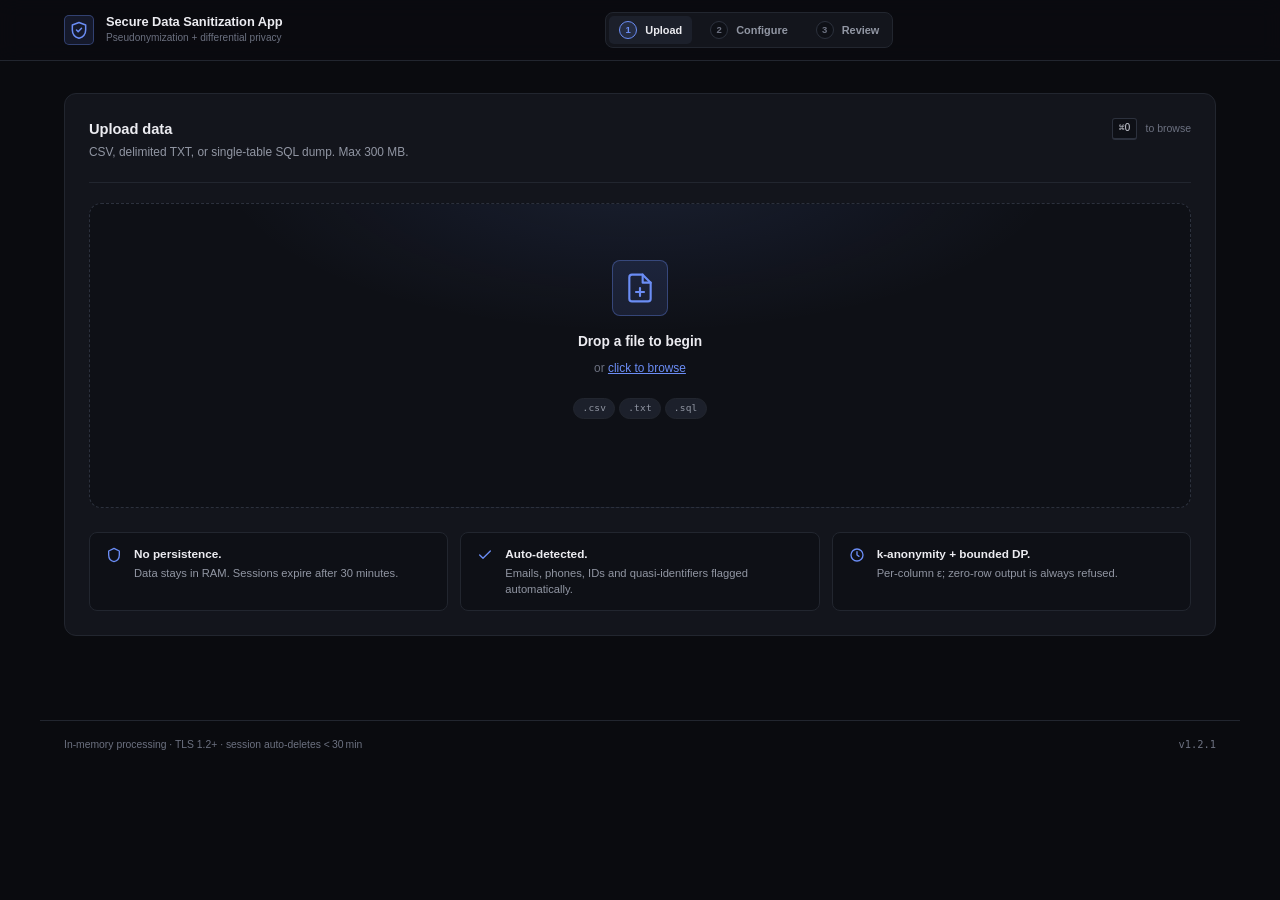
<file: frontend/index.html>
<!DOCTYPE html>
<html lang="en">
<head>
<meta charset="utf-8" />
<meta name="viewport" content="width=device-width,initial-scale=1" />
<meta name="color-scheme" content="dark" />
<title>Secure Data Sanitization App</title>
<link rel="stylesheet" href="style.css" />
</head>
<body>

<header class="app-header">
  <div class="hdr-inner">
    <div class="brand">
      <span class="brand-mark" aria-hidden="true">
        <svg viewBox="0 0 24 24" width="20" height="20" fill="none"
             stroke="currentColor" stroke-width="1.8" stroke-linecap="round"
             stroke-linejoin="round">
          <path d="M12 3 4 6v6c0 4.6 3.2 8.5 8 10 4.8-1.5 8-5.4 8-10V6l-8-3z"/>
          <path d="M9 12l2 2 4-4"/>
        </svg>
      </span>
      <div class="brand-text">
        <div class="brand-name">Secure Data Sanitization App</div>
        <div class="brand-sub">Pseudonymization + differential privacy</div>
      </div>
    </div>

    <nav class="stepper" aria-label="Progress">
      <ol>
        <li data-step="upload" class="step-item active">
          <span class="step-num" aria-hidden="true">1</span>
          <span class="step-label">Upload</span>
        </li>
        <li data-step="configure" class="step-item">
          <span class="step-num" aria-hidden="true">2</span>
          <span class="step-label">Configure</span>
        </li>
        <li data-step="review" class="step-item">
          <span class="step-num" aria-hidden="true">3</span>
          <span class="step-label">Review</span>
        </li>
      </ol>
    </nav>

    <div class="hdr-meta">
      <span id="session-indicator" class="session-indicator hidden" aria-live="polite">
        <span class="pulse" aria-hidden="true"></span>
        <span class="sess-label">Session</span>
        <span id="session-timer" class="sess-timer" aria-label="Time remaining">–:–</span>
      </span>
    </div>
  </div>
</header>

<main>

  <!-- STEP 1: UPLOAD -->
  <section id="step-upload" class="step card active">
    <header class="card-head">
      <div>
        <h2>Upload data</h2>
        <p class="card-sub">CSV, delimited TXT, or single-table SQL dump. Max 300&nbsp;MB.</p>
      </div>
      <div class="card-head-meta">
        <span class="kbd">⌘O</span>
        <span class="muted">to browse</span>
      </div>
    </header>

    <div id="dropzone" class="dropzone" tabindex="0" role="button"
         aria-label="Drop a CSV, TXT, or SQL file here, or click to browse">
      <div class="dropzone-inner">
        <div class="dropzone-icon" aria-hidden="true">
          <svg viewBox="0 0 24 24" width="32" height="32" fill="none"
               stroke="currentColor" stroke-width="1.6"
               stroke-linecap="round" stroke-linejoin="round">
            <path d="M14 2H6a2 2 0 0 0-2 2v16a2 2 0 0 0 2 2h12a2 2 0 0 0 2-2V8z"/>
            <polyline points="14 2 14 8 20 8"/>
            <line x1="12" y1="18" x2="12" y2="12"/>
            <line x1="9" y1="15" x2="15" y2="15"/>
          </svg>
        </div>
        <div class="dropzone-primary">Drop a file to begin</div>
        <div class="dropzone-secondary">
          or <span class="link">click to browse</span>
        </div>
        <div class="format-pills" aria-hidden="true">
          <span class="pill">.csv</span>
          <span class="pill">.txt</span>
          <span class="pill">.sql</span>
        </div>
        <div class="dropzone-file" id="dropzone-file"></div>
        <div class="dropzone-progress hidden" id="dropzone-progress" aria-hidden="true">
          <div class="dropzone-progress-bar"><span id="dropzone-progress-fill"></span></div>
          <div class="dropzone-progress-meta" id="dropzone-progress-meta"></div>
        </div>
      </div>
      <input type="file" id="file-input"
             accept=".csv,.txt,.sql,text/csv,text/plain,application/sql" hidden />
    </div>

    <ul class="upload-assurances">
      <li>
        <svg viewBox="0 0 24 24" width="16" height="16" fill="none"
             stroke="currentColor" stroke-width="2" stroke-linecap="round"
             stroke-linejoin="round" aria-hidden="true">
          <path d="M12 2 4 6v6c0 5 3.5 9 8 10 4.5-1 8-5 8-10V6l-8-4z"/>
        </svg>
        <div>
          <strong>No persistence.</strong>
          <span>Data stays in RAM. Sessions expire after 30 minutes.</span>
        </div>
      </li>
      <li>
        <svg viewBox="0 0 24 24" width="16" height="16" fill="none"
             stroke="currentColor" stroke-width="2" stroke-linecap="round"
             stroke-linejoin="round" aria-hidden="true">
          <path d="M20 6 9 17l-5-5"/>
        </svg>
        <div>
          <strong>Auto-detected.</strong>
          <span>Emails, phones, IDs and quasi-identifiers flagged automatically.</span>
        </div>
      </li>
      <li>
        <svg viewBox="0 0 24 24" width="16" height="16" fill="none"
             stroke="currentColor" stroke-width="2" stroke-linecap="round"
             stroke-linejoin="round" aria-hidden="true">
          <circle cx="12" cy="12" r="9"/>
          <path d="M12 7v5l3 2"/>
        </svg>
        <div>
          <strong>k-anonymity + bounded DP.</strong>
          <span>Per-column ε; zero-row output is always refused.</span>
        </div>
      </li>
    </ul>
  </section>

  <!-- STEP 2: CONFIGURE -->
  <section id="step-configure" class="step card">
    <header class="card-head">
      <div>
        <h2>Configure per-column policy</h2>
        <p class="card-sub" id="summary"></p>
      </div>
      <button id="reset-config" class="btn btn-quiet" type="button" title="Reset to auto-detected defaults">
        <svg viewBox="0 0 24 24" width="14" height="14" fill="none"
             stroke="currentColor" stroke-width="2"
             stroke-linecap="round" stroke-linejoin="round" aria-hidden="true">
          <path d="M3 12a9 9 0 0 1 9-9 9 9 0 0 1 9 9 9 9 0 0 1-9 9 9 9 0 0 1-9-9z"/>
          <path d="M3 12H1"/><path d="M23 12h-2"/>
          <path d="M3 3l3 3"/><path d="M18 18l3 3"/>
        </svg>
        Reset
      </button>
    </header>

    <section class="preview-panel" id="preview-panel" aria-label="Sample preview">
      <header class="preview-head">
        <div class="preview-tabs" role="tablist">
          <button type="button" class="preview-tab active"
                  data-mode="original" role="tab" aria-selected="true">
            Original sample
          </button>
          <button type="button" class="preview-tab"
                  data-mode="sanitized" role="tab" aria-selected="false">
            Preview output
            <span class="help" tabindex="0"
                  data-tip="Runs your current per-column policy on the first 5 rows so you can see what will be released. Skips k-anonymity (sample is too small for it).">?</span>
          </button>
        </div>
        <div class="preview-meta-wrap">
          <span class="preview-meta muted" id="preview-meta">first 5 rows</span>
          <button type="button" id="preview-collapse" class="btn btn-quiet"
                  aria-expanded="true" title="Collapse preview">−</button>
        </div>
      </header>
      <div class="preview-body" id="preview-body"></div>
    </section>

    <div class="table-toolbar">
      <label class="col-search-wrap">
        <svg viewBox="0 0 24 24" width="14" height="14" fill="none"
             stroke="currentColor" stroke-width="2" stroke-linecap="round"
             stroke-linejoin="round" aria-hidden="true">
          <circle cx="11" cy="11" r="7"/><path d="m20 20-3.5-3.5"/>
        </svg>
        <input type="search" id="col-search" placeholder="Search columns…"
               aria-label="Search columns" autocomplete="off" />
      </label>
      <span class="include-hint muted">
        Uncheck the left column to exclude a field from output.
      </span>
    </div>

    <div class="table-wrap">
      <table id="columns-table">
        <thead>
          <tr>
            <th class="select-col" title="Include column in output">
              <input type="checkbox" id="select-all" class="col-include"
                     checked aria-label="Include all visible columns" />
            </th>
            <th>Column</th>
            <th>Type</th>
            <th>
              PII
              <span class="help" tabindex="0"
                    data-tip="Regex + column-name heuristics. Always shown as a suggestion — confirm before processing.">?</span>
            </th>
            <th>Action</th>
            <th class="center">
              QI
              <span class="help" tabindex="0"
                    data-tip="Quasi-identifier. Columns checked here participate in the k-anonymity check. High-cardinality QIs will be suppressed.">?</span>
            </th>
            <th class="center">
              Sensitive
              <span class="help" tabindex="0"
                    data-tip="Sensitive cleartext attribute for l-diversity. If none are checked, cleartext non-QI columns are measured automatically.">?</span>
            </th>
            <th class="dp-head">
              ε
              <span class="help" tabindex="0"
                    data-tip="Differential privacy budget for Laplace noise. Lower = more privacy, more noise. Typical 0.3–3.">?</span>
            </th>
            <th class="dp-head">
              Bounds
              <span class="help" tabindex="0"
                    data-tip="Declared min/max for the column. Sensitivity = upper − lower. Inputs outside are clamped.">?</span>
            </th>
          </tr>
        </thead>
        <tbody></tbody>
      </table>
    </div>

    <div id="preflight" class="preflight hidden" aria-live="polite"></div>

    <div class="actions-bar">
      <div class="actions-fields">
        <label class="field">
          <span class="field-label">
            k
            <span class="help" tabindex="0"
                  data-tip="k-anonymity target. Each released row belongs to a group of at least k rows with identical QI values. k=5 → prosecutor risk ≤ 0.20.">?</span>
          </span>
          <input type="number" id="k-input" value="5" min="2" max="1000" />
        </label>
        <label class="field">
          <span class="field-label">
            l
            <span class="help" tabindex="0"
                  data-tip="Optional l-diversity target for sensitive cleartext columns. l=1 measures only; l≥2 suppresses homogeneous sensitive groups.">?</span>
          </span>
          <input type="number" id="l-input" value="1" min="1" max="1000" />
        </label>
        <label class="field field-grow">
          <span class="field-label">
            Deterministic key
            <span class="help" tabindex="0"
                  data-tip="Optional. Named key makes hashes/tokens reproducible across sessions on this deployment. Not allowed on DP columns.">?</span>
            <span class="muted">optional</span>
          </span>
          <input type="text" id="det-key" placeholder="e.g. project-alpha-2026" />
        </label>
        <label class="toggle"
               title="Soft cap only. Zero-row output and > 50% suppression are always refused.">
          <input type="checkbox" id="accept-weaker" />
          <span class="toggle-label">Allow&nbsp;&gt;10%&nbsp;row&nbsp;suppression</span>
        </label>
      </div>
      <button id="process-btn" class="btn btn-primary">
        <span class="btn-icon" aria-hidden="true">
          <svg viewBox="0 0 24 24" width="16" height="16" fill="none"
               stroke="currentColor" stroke-width="2.4"
               stroke-linecap="round" stroke-linejoin="round">
            <polyline points="20 6 9 17 4 12"/>
          </svg>
        </span>
        <span class="btn-label">Process</span>
        <span class="btn-spinner" aria-hidden="true"></span>
      </button>
    </div>
  </section>

  <!-- STEP 3: REVIEW -->
  <section id="step-review" class="step card">
    <header class="card-head">
      <div>
        <h2>Result</h2>
        <p class="card-sub">Sanitized output and machine-readable privacy report are ready.</p>
      </div>
      <div class="review-head-meta">
        <span class="success-pill">
          <svg viewBox="0 0 24 24" width="14" height="14" fill="none"
               stroke="currentColor" stroke-width="2.4"
               stroke-linecap="round" stroke-linejoin="round" aria-hidden="true">
            <polyline points="20 6 9 17 4 12"/>
          </svg>
          Processed
        </span>
        <button id="review-restart" class="btn btn-quiet" type="button"
                title="Start a new session">
          ↻ Restart
        </button>
      </div>
    </header>

    <div id="stats" class="stat-grid"></div>

    <div id="warnings" class="warnings hidden" role="alert" aria-live="assertive"></div>

    <div id="claim-box" class="claim" aria-live="polite">
      <div class="claim-icon" aria-hidden="true">
        <svg viewBox="0 0 24 24" width="16" height="16" fill="none"
             stroke="currentColor" stroke-width="2" stroke-linecap="round"
             stroke-linejoin="round">
          <path d="M12 2 4 6v6c0 5 3.5 9 8 10 4.5-1 8-5 8-10V6l-8-4z"/>
        </svg>
      </div>
      <div class="claim-text"></div>
    </div>

    <div class="download-row">
      <a id="dl-csv" class="btn btn-primary" href="#" download>
        <span class="btn-icon" aria-hidden="true">
          <svg viewBox="0 0 24 24" width="14" height="14" fill="none"
               stroke="currentColor" stroke-width="2"
               stroke-linecap="round" stroke-linejoin="round">
            <path d="M21 15v4a2 2 0 0 1-2 2H5a2 2 0 0 1-2-2v-4"/>
            <polyline points="7 10 12 15 17 10"/>
            <line x1="12" y1="15" x2="12" y2="3"/>
          </svg>
        </span>
        Sanitized CSV
      </a>
      <a id="dl-json" class="btn btn-ghost" href="#" download>Report&nbsp;·&nbsp;JSON</a>
      <a id="dl-md" class="btn btn-ghost" href="#" download>Report&nbsp;·&nbsp;Markdown</a>
    </div>

    <details class="raw-report">
      <summary>Inspect full report JSON</summary>
      <pre id="report-raw"></pre>
    </details>

    <section class="next-card" aria-label="What's next">
      <div class="next-card-info">
        <div class="next-card-title">Done with this file?</div>
        <div class="next-card-sub">
          Your current session will be zeroized on start. Files already downloaded are yours to keep.
        </div>
      </div>
      <button id="new-session" class="btn btn-primary" type="button">
        <span class="btn-icon" aria-hidden="true">
          <svg viewBox="0 0 24 24" width="16" height="16" fill="none"
               stroke="currentColor" stroke-width="2.2"
               stroke-linecap="round" stroke-linejoin="round">
            <path d="M12 5v14"/>
            <path d="M5 12h14"/>
          </svg>
        </span>
        Sanitize another file
      </button>
    </section>
  </section>

</main>

<footer class="app-footer">
  <span class="muted">
    In-memory processing · TLS 1.2+ · session auto-deletes &lt;&thinsp;30&thinsp;min
  </span>
  <span class="muted mono">v1.2.1</span>
</footer>

<div id="tooltip" class="tip-pop" role="tooltip" aria-hidden="true"></div>
<div id="error" class="toast hidden" role="alert" aria-live="assertive"></div>

<script src="app.js"></script>
</body>
</html>
</file>
<file: frontend/style.css>
/* ============================================================
   Secure Data Sanitization App · design system
   Target tone: Linear / Vercel / Stripe. Information-dense,
   restrained, zero-ornament.
   ============================================================ */

:root {
  /* surface palette — neutral dark, no blueish cast */
  --bg:         #0a0b0f;
  --bg-2:       #0e1016;
  --panel:      #13151c;
  --panel-2:    #171a22;
  --panel-3:    #1c202b;
  --border:     #22262f;
  --border-2:   #2c313d;

  /* ink */
  --text:       #ececf1;
  --text-2:     #c4c6cf;
  --text-3:     #9196a3;
  --muted:      #6c7180;

  /* brand: muted steel-blue, professional */
  --accent:         #6b8df5;
  --accent-hover:   #7f9df7;
  --accent-weak:    rgba(107, 141, 245, 0.12);
  --accent-weak-2:  rgba(107, 141, 245, 0.20);
  --accent-line:    rgba(107, 141, 245, 0.35);

  /* semantic */
  --success:      #4ac48c;
  --success-weak: rgba(74, 196, 140, 0.12);
  --warn:         #dfa250;
  --warn-weak:    rgba(223, 162, 80, 0.14);
  --danger:       #ef6a6a;
  --danger-weak:  rgba(239, 106, 106, 0.14);

  /* spacing (4px base) */
  --s-1: 4px;
  --s-2: 8px;
  --s-3: 12px;
  --s-4: 16px;
  --s-5: 20px;
  --s-6: 24px;
  --s-8: 32px;
  --s-10: 40px;

  /* radius */
  --r-1: 3px;
  --r-2: 5px;
  --r-3: 8px;
  --r-4: 12px;

  /* typography */
  --font-sans: ui-sans-serif, -apple-system, BlinkMacSystemFont, "SF Pro Text",
               "Inter", "Segoe UI", Roboto, "Helvetica Neue", Arial, sans-serif;
  --font-mono: ui-monospace, "SF Mono", "JetBrains Mono", "Menlo",
               "Consolas", monospace;

  /* effects */
  --ring: 0 0 0 3px var(--accent-weak-2);
  --transition: 140ms cubic-bezier(.2,.7,.3,1);
  --shadow-pop: 0 10px 30px -12px rgba(0, 0, 0, 0.55),
                0 4px 12px -6px rgba(0, 0, 0, 0.4);
}

* { box-sizing: border-box; }

html, body {
  margin: 0;
  background: var(--bg);
  color: var(--text);
  font-family: var(--font-sans);
  font-size: 14px;
  line-height: 1.5;
  min-height: 100vh;
  font-feature-settings: "ss01", "cv11";
  -webkit-font-smoothing: antialiased;
  text-rendering: optimizeLegibility;
}
h1, h2, h3 { margin: 0; font-weight: 620; letter-spacing: -0.005em; }
h2 { font-size: 1.05rem; }
a  { color: var(--accent); text-decoration: none; }
a:hover { color: var(--accent-hover); }

.mono { font-family: var(--font-mono); font-feature-settings: "tnum" 1; }
.muted { color: var(--muted); }
.hidden { display: none !important; }

/* ====================================================
   HEADER
   ==================================================== */

.app-header {
  position: sticky; top: 0; z-index: 20;
  background: rgba(10, 11, 15, 0.8);
  border-bottom: 1px solid var(--border);
  backdrop-filter: saturate(140%) blur(10px);
  -webkit-backdrop-filter: saturate(140%) blur(10px);
}
.hdr-inner {
  max-width: 1200px;
  margin: 0 auto;
  padding: var(--s-3) var(--s-6);
  display: grid;
  grid-template-columns: auto 1fr auto;
  align-items: center;
  gap: var(--s-6);
}
.brand { display: flex; align-items: center; gap: var(--s-3); }
.brand-mark {
  width: 30px; height: 30px;
  display: grid; place-items: center;
  border-radius: var(--r-2);
  background: var(--accent-weak);
  color: var(--accent);
  border: 1px solid var(--accent-line);
}
.brand-name {
  font-weight: 620;
  font-size: 0.92rem;
  letter-spacing: -0.005em;
  line-height: 1.15;
}
.brand-sub {
  font-size: 0.72rem;
  color: var(--muted);
  margin-top: 1px;
  letter-spacing: 0.002em;
}

/* Stepper — flat tabs with underline indicator */
.stepper {
  justify-self: center;
}
.stepper ol {
  list-style: none; padding: 0; margin: 0;
  display: flex; gap: var(--s-2);
  background: var(--panel);
  padding: 3px;
  border-radius: var(--r-3);
  border: 1px solid var(--border);
}
.step-item {
  display: flex; align-items: center; gap: var(--s-2);
  padding: 5px 10px;
  border-radius: var(--r-2);
  color: var(--text-3);
  font-size: 0.78rem;
  font-weight: 550;
  transition: all var(--transition);
  cursor: default;
  white-space: nowrap;
}
.step-num {
  display: grid; place-items: center;
  width: 18px; height: 18px;
  border-radius: 999px;
  border: 1px solid var(--border-2);
  font-size: 0.68rem; font-weight: 650;
  color: var(--muted);
  background: var(--bg-2);
}
.step-item.active {
  color: var(--text);
  background: var(--panel-3);
}
.step-item.step-clickable { cursor: pointer; }
.step-item.step-clickable:hover {
  color: var(--text);
  background: var(--panel-3);
}
.step-item.step-clickable:focus-visible {
  outline: none;
  box-shadow: var(--ring);
}
.step-item.active .step-num {
  color: var(--accent); border-color: var(--accent);
  background: var(--accent-weak);
}
.step-item.done { color: var(--success); }
.step-item.done .step-num {
  color: var(--success);
  border-color: var(--success);
  background: var(--success-weak);
}

.hdr-meta { display: flex; justify-content: flex-end; align-items: center; }

/* Session indicator */
.session-indicator {
  display: inline-flex; align-items: center; gap: var(--s-2);
  padding: 4px 10px;
  border-radius: 999px;
  background: var(--panel);
  border: 1px solid var(--border);
  font-size: 0.72rem;
  color: var(--text-3);
}
.session-indicator .sess-label {
  text-transform: uppercase;
  font-weight: 600;
  letter-spacing: 0.06em;
}
.session-indicator .sess-timer {
  font-family: var(--font-mono);
  font-feature-settings: "tnum" 1;
  color: var(--text);
  font-weight: 550;
}
.pulse {
  width: 6px; height: 6px; border-radius: 999px;
  background: var(--success);
  box-shadow: 0 0 0 3px var(--success-weak);
  animation: pulse 2.2s ease-out infinite;
}
@keyframes pulse {
  0%   { box-shadow: 0 0 0 0 rgba(74, 196, 140, 0.35); }
  70%  { box-shadow: 0 0 0 5px rgba(74, 196, 140, 0); }
  100% { box-shadow: 0 0 0 0 rgba(74, 196, 140, 0); }
}

/* ====================================================
   MAIN / CARDS
   ==================================================== */

main {
  max-width: 1200px;
  margin: 0 auto;
  padding: var(--s-8) var(--s-6);
}

.card {
  background: var(--panel);
  border: 1px solid var(--border);
  border-radius: var(--r-4);
  padding: var(--s-6);
  margin-bottom: var(--s-5);
  display: none;
}
.card.active { display: block; animation: fadeIn 180ms ease-out; }
@keyframes fadeIn {
  from { opacity: 0; transform: translateY(2px); }
  to   { opacity: 1; transform: translateY(0); }
}

.card-head {
  display: flex; align-items: flex-start; justify-content: space-between;
  gap: var(--s-4);
  padding-bottom: var(--s-5);
  margin-bottom: var(--s-5);
  border-bottom: 1px solid var(--border);
}
.card-head h2 {
  font-size: 1.05rem;
  font-weight: 620;
}
.card-sub {
  margin: 4px 0 0;
  color: var(--text-3);
  font-size: 0.85rem;
}
.card-head-meta {
  display: flex; align-items: center; gap: var(--s-2);
  color: var(--muted);
  font-size: 0.75rem;
}

.card-foot {
  margin-top: var(--s-5);
  padding-top: var(--s-4);
  border-top: 1px solid var(--border);
  display: flex; justify-content: flex-end;
}

.kbd {
  display: inline-grid; place-items: center;
  min-width: 20px;
  padding: 2px 6px;
  border: 1px solid var(--border-2);
  border-bottom-width: 2px;
  border-radius: var(--r-1);
  background: var(--bg-2);
  font-family: var(--font-mono);
  font-size: 0.7rem;
  color: var(--text-2);
}

/* ====================================================
   UPLOAD STEP
   ==================================================== */

.dropzone {
  position: relative;
  border: 1px dashed var(--border-2);
  border-radius: var(--r-4);
  padding: 56px 24px;
  text-align: center;
  cursor: pointer;
  background:
    radial-gradient(600px 240px at 50% -40px, var(--accent-weak), transparent 70%),
    var(--bg-2);
  transition: border-color var(--transition), background var(--transition);
  outline: none;
}
.dropzone:hover, .dropzone:focus-visible {
  border-color: var(--accent);
}
.dropzone.drag-over {
  border-color: var(--accent);
  background:
    radial-gradient(600px 260px at 50% -40px, var(--accent-weak-2), transparent 70%),
    var(--bg-2);
}
.dropzone.uploading { opacity: 0.8; cursor: progress; }
.dropzone.error { border-color: var(--danger); background: var(--danger-weak); }

.dropzone-inner { display: grid; justify-items: center; gap: var(--s-2); }
.dropzone-icon {
  color: var(--accent);
  display: grid; place-items: center;
  width: 56px; height: 56px;
  border-radius: var(--r-3);
  background: var(--accent-weak);
  border: 1px solid var(--accent-line);
  margin-bottom: var(--s-2);
}
.dropzone-primary { font-weight: 600; font-size: 0.98rem; color: var(--text); }
.dropzone-secondary { font-size: 0.85rem; color: var(--muted); }
.dropzone-secondary .link { color: var(--accent); text-decoration: underline; }
.dropzone-file {
  margin-top: var(--s-3);
  min-height: 1.1em;
  font-family: var(--font-mono);
  font-size: 0.8rem;
  color: var(--text-3);
}

.format-pills {
  display: flex; gap: var(--s-1);
  margin-top: var(--s-3);
}
.pill {
  font-family: var(--font-mono);
  font-size: 0.68rem;
  padding: 2px 8px;
  border-radius: 999px;
  background: var(--panel-3);
  color: var(--text-3);
  border: 1px solid var(--border);
  letter-spacing: 0.02em;
}

/* Trust / feature row under the dropzone */
.upload-assurances {
  list-style: none; padding: 0; margin: var(--s-6) 0 0;
  display: grid; gap: var(--s-3);
  grid-template-columns: repeat(auto-fit, minmax(240px, 1fr));
}
.upload-assurances li {
  display: flex; gap: var(--s-3); align-items: flex-start;
  padding: var(--s-3) var(--s-4);
  background: var(--bg-2);
  border: 1px solid var(--border);
  border-radius: var(--r-3);
  font-size: 0.8rem;
  color: var(--text-3);
}
.upload-assurances svg { color: var(--accent); margin-top: 2px; flex-shrink: 0; }
.upload-assurances strong {
  color: var(--text);
  font-weight: 600;
  display: block;
  font-size: 0.84rem;
  margin-bottom: 2px;
}

/* ====================================================
   UPLOAD PROGRESS
   ==================================================== */

.dropzone-progress {
  width: min(380px, 80%);
  margin: var(--s-3) auto 0;
}
.dropzone-progress-bar {
  height: 4px;
  background: var(--panel-3);
  border-radius: 999px;
  overflow: hidden;
}
.dropzone-progress-bar > span {
  display: block; height: 100%;
  background: var(--accent);
  width: 0%;
  transition: width 120ms linear;
}
.dropzone-progress.indeterminate .dropzone-progress-bar > span {
  width: 35%;
  animation: indet 1.1s ease-in-out infinite;
}
@keyframes indet {
  0%   { transform: translateX(-100%); }
  100% { transform: translateX(285%); }
}
.dropzone-progress-meta {
  margin-top: 6px;
  font-family: var(--font-mono);
  font-size: 0.72rem;
  color: var(--text-3);
  text-align: center;
}

/* ====================================================
   SAMPLE PREVIEW PANEL
   ==================================================== */

.preview-panel {
  margin-bottom: var(--s-5);
  border: 1px solid var(--border);
  border-radius: var(--r-3);
  background: var(--bg-2);
  overflow: hidden;
}
.preview-head {
  display: flex; align-items: center; justify-content: space-between;
  gap: var(--s-3);
  padding: var(--s-2) var(--s-3) var(--s-2) var(--s-3);
  border-bottom: 1px solid var(--border);
  background: var(--panel);
}
.preview-tabs {
  display: inline-flex; gap: 2px;
  background: var(--bg-2);
  border: 1px solid var(--border);
  border-radius: var(--r-2);
  padding: 2px;
}
.preview-tab {
  background: transparent;
  color: var(--text-3);
  border: none;
  font: inherit;
  font-size: 0.78rem;
  font-weight: 550;
  padding: 5px 10px;
  border-radius: var(--r-1);
  cursor: pointer;
  display: inline-flex; align-items: center; gap: 4px;
  transition: all var(--transition);
}
.preview-tab:hover { color: var(--text); }
.preview-tab.active {
  color: var(--text);
  background: var(--panel-3);
  box-shadow: inset 0 0 0 1px var(--border-2);
}
.preview-tab .help { margin-left: 2px; }
.preview-meta-wrap {
  display: inline-flex; align-items: center; gap: var(--s-2);
}
.preview-meta {
  font-size: 0.72rem;
  font-family: var(--font-mono);
  font-feature-settings: "tnum" 1;
}
#preview-collapse {
  font-size: 1rem;
  line-height: 1;
  padding: 2px 8px;
  min-width: 24px;
}
.preview-panel.collapsed .preview-body { display: none; }

.preview-body {
  overflow-x: auto;
  max-height: 280px;
  overflow-y: auto;
}
.preview-body.empty {
  padding: var(--s-5);
  text-align: center;
  color: var(--text-3);
  font-size: 0.82rem;
}
.preview-body.loading::before {
  content: "Computing preview…";
  display: block;
  padding: var(--s-5);
  text-align: center;
  color: var(--text-3);
  font-size: 0.82rem;
}
.preview-body.error {
  padding: var(--s-4) var(--s-5);
  color: var(--danger);
  font-size: 0.82rem;
}
.preview-table {
  border-collapse: collapse;
  width: 100%;
  font-size: 0.78rem;
  font-family: var(--font-mono);
  font-feature-settings: "tnum" 1;
  min-width: 600px;
}
.preview-table th,
.preview-table td {
  padding: 6px 10px;
  border-bottom: 1px solid var(--border);
  text-align: left;
  white-space: nowrap;
  vertical-align: middle;
}
.preview-table th {
  position: sticky; top: 0;
  background: var(--panel);
  color: var(--muted);
  font-size: 0.66rem;
  letter-spacing: 0.06em;
  text-transform: uppercase;
  font-weight: 600;
  font-family: var(--font-sans);
}
.preview-table th.pii-high { color: var(--danger); }
.preview-table th.pii-mid  { color: var(--warn); }
.preview-table tbody tr:last-child td { border-bottom: 0; }
.preview-table td.changed {
  background: rgba(107, 141, 245, 0.08);
  color: var(--text);
}
.preview-table td.dropped {
  color: var(--muted);
  font-style: italic;
  text-decoration: line-through;
  text-decoration-color: var(--border-2);
  text-decoration-thickness: 1px;
}
.preview-table td.null { color: var(--muted); font-style: italic; }
.preview-row-num {
  color: var(--muted);
  font-size: 0.7rem;
  padding-right: 2px !important;
  text-align: right;
  width: 1px;
}

/* ====================================================
   TABLE TOOLBAR (search + bulk actions)
   ==================================================== */

.table-toolbar {
  display: flex; align-items: center; gap: var(--s-3);
  margin-bottom: var(--s-3);
  flex-wrap: wrap;
}
.col-search-wrap {
  position: relative;
  display: inline-flex; align-items: center;
  flex: 0 0 240px;
}
.col-search-wrap svg {
  position: absolute; left: 9px;
  color: var(--muted);
  pointer-events: none;
}
.col-search-wrap input {
  width: 100%;
  padding-left: 28px;
}
.col-search-wrap input::-webkit-search-cancel-button {
  -webkit-appearance: none;
  appearance: none;
}
.include-hint {
  font-size: 0.75rem;
  color: var(--muted);
}

th.select-col, td.select-col { width: 28px; padding-left: var(--s-3); padding-right: 0; }
.col-include {
  width: 14px; height: 14px;
  accent-color: var(--accent);
  cursor: pointer;
  margin: 0;
}
tr.row-hidden { display: none; }
tr.row-excluded td {
  opacity: 0.45;
}
tr.row-excluded td.select-col { opacity: 1; }
tr.row-excluded td code {
  text-decoration: line-through;
  text-decoration-color: var(--muted);
}

/* ====================================================
   CONFIGURE STEP — table
   ==================================================== */

.table-wrap {
  border: 1px solid var(--border);
  border-radius: var(--r-3);
  background: var(--bg-2);
  overflow-x: auto;
}
table {
  width: 100%;
  border-collapse: collapse;
  font-size: 0.86rem;
  min-width: 860px;
}
thead th {
  position: sticky; top: 0;
  background: var(--panel);
  color: var(--muted);
  font-weight: 600;
  font-size: 0.7rem;
  letter-spacing: 0.06em;
  text-transform: uppercase;
  padding: var(--s-3) var(--s-4);
  border-bottom: 1px solid var(--border);
  text-align: left;
  white-space: nowrap;
}
thead th.center, td.center { text-align: center; }
tbody td {
  padding: var(--s-3) var(--s-4);
  border-bottom: 1px solid var(--border);
  vertical-align: middle;
}
tbody tr:last-child td { border-bottom: 0; }
tbody tr:hover td { background: rgba(255, 255, 255, 0.015); }
tbody td code {
  font-family: var(--font-mono);
  font-size: 0.82rem;
  color: var(--text);
  background: var(--panel-3);
  padding: 2px 6px;
  border-radius: var(--r-1);
  border: 1px solid var(--border);
}
td .sub {
  font-size: 0.72rem;
  color: var(--muted);
  margin-top: 2px;
  font-family: var(--font-mono);
  font-feature-settings: "tnum" 1;
}

/* PII badges — severity-coloured */
.pii-badge {
  display: inline-block;
  font-weight: 600; font-size: 0.7rem;
  padding: 2px 8px;
  border-radius: 999px;
  border: 1px solid transparent;
  letter-spacing: 0.01em;
}
.pii-badge.high { color: var(--danger); background: var(--danger-weak); border-color: rgba(239,106,106,0.35); }
.pii-badge.mid  { color: var(--warn); background: var(--warn-weak); border-color: rgba(223,162,80,0.35); }
.pii-badge.low  { color: var(--text-3); background: var(--panel-3); border-color: var(--border); }

/* DP cells — dim until the row's action is dp_laplace */
tr:not(.dp-on) .dp-cell * {
  opacity: 0.35;
  pointer-events: none;
}
tr:not(.dp-on) .dp-head * { opacity: 1; }

/* ====================================================
   INPUTS
   ==================================================== */

input[type="number"],
input[type="text"],
select {
  background: var(--bg-2);
  color: var(--text);
  border: 1px solid var(--border);
  padding: 6px 9px;
  border-radius: var(--r-2);
  font: inherit;
  font-size: 0.85rem;
  transition: border-color var(--transition), box-shadow var(--transition);
  font-feature-settings: "tnum" 1;
}
input[type="number"] { font-family: var(--font-mono); }
input:focus-visible, select:focus-visible, button:focus-visible,
.dropzone:focus-visible {
  outline: none;
  border-color: var(--accent);
  box-shadow: var(--ring);
}
select { cursor: pointer; padding-right: 20px; }
input[type="number"].small { width: 4.5rem; }
input[type="number"].bound { width: 5.5rem; }

/* QI — pill toggle (accessible custom checkbox) */
input[type="checkbox"].qi {
  appearance: none; -webkit-appearance: none;
  width: 28px; height: 16px;
  border-radius: 999px;
  background: var(--panel-3);
  border: 1px solid var(--border-2);
  position: relative;
  cursor: pointer;
  transition: all var(--transition);
  vertical-align: middle;
}
input[type="checkbox"].qi::after {
  content: "";
  position: absolute; top: 1px; left: 1px;
  width: 12px; height: 12px;
  border-radius: 50%;
  background: var(--muted);
  transition: all var(--transition);
}
input[type="checkbox"].qi:checked {
  background: var(--accent-weak-2); border-color: var(--accent);
}
input[type="checkbox"].qi:checked::after {
  background: var(--accent);
  transform: translateX(12px);
}

/* ====================================================
   ACTIONS BAR (sticky at bottom of configure card)
   ==================================================== */

.actions-bar {
  position: sticky; bottom: var(--s-4);
  margin-top: var(--s-5);
  padding: var(--s-4);
  background: var(--panel-2);
  border: 1px solid var(--border);
  border-radius: var(--r-3);
  display: flex; align-items: flex-end; gap: var(--s-4);
  flex-wrap: wrap;
  box-shadow: var(--shadow-pop);
}
.actions-fields {
  display: flex; gap: var(--s-4); flex: 1;
  flex-wrap: wrap; align-items: flex-end;
}
.field { display: flex; flex-direction: column; gap: 4px; }
.field-label {
  font-size: 0.7rem;
  color: var(--muted);
  font-weight: 600;
  text-transform: uppercase;
  letter-spacing: 0.06em;
  display: inline-flex; align-items: center; gap: 6px;
}
.field-label .muted { text-transform: none; letter-spacing: 0; font-weight: 400; }
.field-grow { flex: 1; min-width: 220px; }
.toggle {
  display: inline-flex; align-items: center; gap: 8px;
  padding: 7px 0;
  font-size: 0.8rem; color: var(--text-2);
  cursor: pointer; user-select: none;
}
.toggle input { accent-color: var(--accent); width: 14px; height: 14px; }
.toggle-label { white-space: nowrap; }

/* ====================================================
   BUTTONS
   ==================================================== */

.btn {
  display: inline-flex; align-items: center; gap: 8px;
  padding: 8px 14px;
  border-radius: var(--r-2);
  border: 1px solid transparent;
  font: inherit;
  font-size: 0.85rem;
  font-weight: 600;
  cursor: pointer;
  transition: all var(--transition);
  text-decoration: none;
  line-height: 1;
  white-space: nowrap;
}
.btn:focus-visible { box-shadow: var(--ring); }
.btn-icon { display: inline-flex; }

.btn-primary {
  background: var(--accent);
  color: #0a0b0f;
  border-color: var(--accent);
}
.btn-primary:hover { background: var(--accent-hover); border-color: var(--accent-hover); }
.btn-primary:disabled {
  opacity: 0.45;
  cursor: not-allowed;
  background: var(--accent);
}

.btn-ghost {
  background: transparent;
  color: var(--text);
  border-color: var(--border-2);
}
.btn-ghost:hover { background: var(--panel-3); border-color: var(--accent); }

.btn-quiet {
  background: transparent;
  color: var(--text-3);
  border-color: transparent;
  padding: 6px 10px;
}
.btn-quiet:hover { color: var(--text); background: var(--panel-3); }

/* spinner inside primary button */
.btn-spinner {
  display: none;
  width: 12px; height: 12px;
  border: 2px solid currentColor;
  border-top-color: transparent;
  border-radius: 50%;
  animation: spin 0.7s linear infinite;
  margin-left: 4px;
}
.btn.loading .btn-spinner { display: inline-block; }
.btn.loading .btn-icon { display: none; }
.btn.loading { pointer-events: none; }
@keyframes spin { to { transform: rotate(360deg); } }

/* ====================================================
   PREFLIGHT
   ==================================================== */

.preflight {
  margin-top: var(--s-4);
  padding: var(--s-4) var(--s-5);
  border: 1px solid var(--border);
  border-left: 3px solid var(--border-2);
  background: var(--bg-2);
  border-radius: var(--r-3);
  transition: all var(--transition);
}
.preflight.good {
  border-left-color: var(--success);
  background: linear-gradient(to right, var(--success-weak), transparent 40%);
}
.preflight.warn {
  border-left-color: var(--warn);
  background: linear-gradient(to right, var(--warn-weak), transparent 40%);
}
.preflight.bad {
  border-left-color: var(--danger);
  background: linear-gradient(to right, var(--danger-weak), transparent 40%);
}
.preflight.flash {
  animation: preflight-flash 1.2s ease-out;
}
@keyframes preflight-flash {
  0%   { box-shadow: 0 0 0 0 rgba(239, 106, 106, 0.55); }
  40%  { box-shadow: 0 0 0 6px rgba(239, 106, 106, 0.25); }
  100% { box-shadow: 0 0 0 0 rgba(239, 106, 106, 0); }
}

.toggle.flash {
  animation: toggle-flash 1.4s ease-out;
  border-radius: var(--r-2);
}
@keyframes toggle-flash {
  0%   { box-shadow: 0 0 0 0 rgba(223, 162, 80, 0.70); background: var(--warn-weak); }
  50%  { box-shadow: 0 0 0 8px rgba(223, 162, 80, 0.15); background: var(--warn-weak); }
  100% { box-shadow: 0 0 0 0 rgba(223, 162, 80, 0); background: transparent; }
}
.preflight-title { font-weight: 620; font-size: 0.92rem; margin-bottom: 2px; }
.preflight .meta {
  font-size: 0.78rem;
  color: var(--muted);
  font-family: var(--font-mono);
  font-feature-settings: "tnum" 1;
}
.preflight-list {
  margin: var(--s-3) 0 0;
  padding-left: 18px;
  font-size: 0.84rem;
  color: var(--text-2);
}
.preflight-list li + li { margin-top: 4px; }
.preflight-actions {
  display: flex; flex-wrap: wrap; gap: 8px;
  margin-top: var(--s-4);
  padding-top: var(--s-3);
  border-top: 1px dashed var(--border-2);
}
.preflight.bad .preflight-actions { border-top-color: rgba(239, 106, 106, 0.3); }

/* Suppression bar */
.sup-bar {
  position: relative;
  height: 4px;
  background: var(--panel-3);
  border-radius: 999px;
  margin-top: var(--s-3);
  overflow: hidden;
}
.sup-bar > span {
  display: block; height: 100%;
  background: var(--accent);
  transition: width var(--transition);
}
.preflight.warn .sup-bar > span { background: var(--warn); }
.preflight.bad  .sup-bar > span { background: var(--danger); }
.preflight.good .sup-bar > span { background: var(--success); }

/* ====================================================
   REVIEW STEP
   ==================================================== */

.success-pill {
  display: inline-flex; align-items: center; gap: 6px;
  padding: 4px 10px;
  border-radius: 999px;
  background: var(--success-weak);
  color: var(--success);
  border: 1px solid rgba(74, 196, 140, 0.35);
  font-size: 0.72rem;
  font-weight: 620;
  letter-spacing: 0.06em;
  text-transform: uppercase;
}

.review-head-meta {
  display: inline-flex; align-items: center; gap: var(--s-2);
}

/* "What's next" CTA at end of review */
.next-card {
  margin-top: var(--s-6);
  padding: var(--s-5);
  display: flex; align-items: center; justify-content: space-between;
  gap: var(--s-4);
  border: 1px solid var(--accent-line);
  border-radius: var(--r-3);
  background: linear-gradient(180deg, var(--accent-weak), transparent 120%), var(--bg-2);
  flex-wrap: wrap;
}
.next-card-info { flex: 1; min-width: 220px; }
.next-card-title {
  font-weight: 620;
  font-size: 0.95rem;
  color: var(--text);
  margin-bottom: 2px;
}
.next-card-sub {
  font-size: 0.82rem;
  color: var(--text-3);
  line-height: 1.5;
}
.next-card .btn { padding: 10px 18px; font-size: 0.9rem; }

.stat-grid {
  display: grid;
  gap: var(--s-3);
  grid-template-columns: repeat(auto-fit, minmax(180px, 1fr));
  margin-bottom: var(--s-5);
}
.stat {
  position: relative;
  padding: var(--s-4) var(--s-5);
  background: var(--bg-2);
  border: 1px solid var(--border);
  border-radius: var(--r-3);
  overflow: hidden;
}
.stat::before {
  content: "";
  position: absolute; left: 0; top: 0; bottom: 0;
  width: 2px;
  background: var(--border-2);
}
.stat.ok::before   { background: var(--success); }
.stat.warn::before { background: var(--warn); }
.stat.bad::before  { background: var(--danger); }
.stat-label {
  font-size: 0.68rem;
  color: var(--muted);
  text-transform: uppercase;
  letter-spacing: 0.08em;
  margin-bottom: var(--s-2);
  font-weight: 600;
}
.stat-value {
  font-family: var(--font-mono);
  font-feature-settings: "tnum" 1;
  font-size: 1.55rem;
  font-weight: 650;
  color: var(--text);
  letter-spacing: -0.01em;
  line-height: 1.1;
}
.stat-value small {
  font-family: var(--font-sans);
  font-size: 0.75rem; color: var(--text-3);
  font-weight: 500; margin-left: 4px;
  letter-spacing: 0;
}
.stat.ok   .stat-value { color: var(--success); }
.stat.warn .stat-value { color: var(--warn); }
.stat.bad  .stat-value { color: var(--danger); }

.warnings {
  padding: var(--s-3) var(--s-4);
  background: var(--warn-weak);
  border: 1px solid rgba(223, 162, 80, 0.35);
  border-left: 3px solid var(--warn);
  border-radius: var(--r-2);
  margin-bottom: var(--s-5);
  font-size: 0.85rem;
  color: var(--text-2);
  line-height: 1.55;
}
.warnings-title { color: var(--warn); font-weight: 620; margin-bottom: var(--s-2); }
.warnings ul { margin: 0; padding-left: 1.1rem; }
.warnings li { margin-bottom: var(--s-1); }

.claim {
  display: flex; gap: var(--s-3);
  padding: var(--s-4);
  background: var(--bg-2);
  border: 1px solid var(--border);
  border-left: 3px solid var(--accent);
  border-radius: var(--r-2);
  margin-bottom: var(--s-5);
  align-items: flex-start;
  font-size: 0.85rem;
  color: var(--text-2);
  line-height: 1.55;
}
.claim-icon { color: var(--accent); flex-shrink: 0; margin-top: 2px; }
.claim-text strong { color: var(--text); font-weight: 620; }

.download-row {
  display: flex; flex-wrap: wrap; gap: var(--s-2);
  margin-bottom: var(--s-5);
}

.raw-report {
  border: 1px solid var(--border);
  border-radius: var(--r-2);
  background: var(--bg-2);
  font-size: 0.82rem;
  overflow: hidden;
}
.raw-report summary {
  cursor: pointer;
  padding: var(--s-3) var(--s-4);
  color: var(--text-3);
  list-style: none;
}
.raw-report summary::marker { content: ""; }
.raw-report summary::before {
  content: "▸";
  display: inline-block;
  margin-right: 8px;
  transition: transform var(--transition);
  color: var(--muted);
}
.raw-report[open] summary::before { transform: rotate(90deg); }
pre {
  background: var(--bg);
  margin: 0;
  padding: var(--s-4);
  overflow: auto;
  font-size: 0.76rem;
  max-height: 420px;
  font-family: var(--font-mono);
  color: var(--text-2);
  border-top: 1px solid var(--border);
}

/* ====================================================
   HELP / TOOLTIP
   ==================================================== */

.help {
  display: inline-grid; place-items: center;
  width: 14px; height: 14px;
  border-radius: 50%;
  background: var(--panel-3);
  border: 1px solid var(--border-2);
  color: var(--muted);
  font-size: 0.66rem;
  font-weight: 700;
  cursor: help;
  vertical-align: middle;
  margin-left: 4px;
}
.help:hover, .help:focus-visible {
  color: var(--accent);
  border-color: var(--accent);
  outline: none;
}
.tip-pop {
  position: fixed;
  z-index: 40;
  max-width: 280px;
  padding: var(--s-2) var(--s-3);
  font-size: 0.78rem;
  line-height: 1.45;
  background: var(--panel-3);
  color: var(--text);
  border: 1px solid var(--border-2);
  border-radius: var(--r-2);
  box-shadow: var(--shadow-pop);
  opacity: 0;
  pointer-events: none;
  transition: opacity var(--transition);
}
.tip-pop.visible { opacity: 1; }

/* ====================================================
   FOOTER + TOAST
   ==================================================== */

.app-footer {
  max-width: 1200px;
  margin: var(--s-8) auto var(--s-6);
  padding: var(--s-4) var(--s-6);
  border-top: 1px solid var(--border);
  display: flex; align-items: center; justify-content: space-between;
  font-size: 0.74rem;
}

.toast {
  position: fixed;
  right: var(--s-5);
  bottom: var(--s-5);
  max-width: 440px;
  padding: var(--s-3) var(--s-4);
  background: var(--panel);
  color: var(--text);
  border: 1px solid var(--danger);
  border-left-width: 3px;
  border-radius: var(--r-3);
  box-shadow: var(--shadow-pop);
  font-size: 0.85rem;
  line-height: 1.55;
  white-space: pre-line;
  animation: slideIn 180ms ease-out;
}
@keyframes slideIn {
  from { opacity: 0; transform: translateY(8px); }
  to   { opacity: 1; transform: translateY(0); }
}

/* ====================================================
   RESPONSIVE
   ==================================================== */

@media (max-width: 860px) {
  .hdr-inner { grid-template-columns: 1fr auto; padding: var(--s-3) var(--s-4); }
  .stepper { grid-column: 1 / -1; order: 3; justify-self: stretch; }
  .stepper ol { justify-content: space-between; }
  .step-label { display: none; }
  main { padding: var(--s-5) var(--s-4); }
  .card { padding: var(--s-5) var(--s-4); }
  .card-head { flex-direction: column; align-items: stretch; }
  .actions-bar { position: static; flex-direction: column; align-items: stretch; }
  .actions-fields { width: 100%; }
  .app-footer { padding: var(--s-4); flex-direction: column; gap: 4px; }
}
</file>
